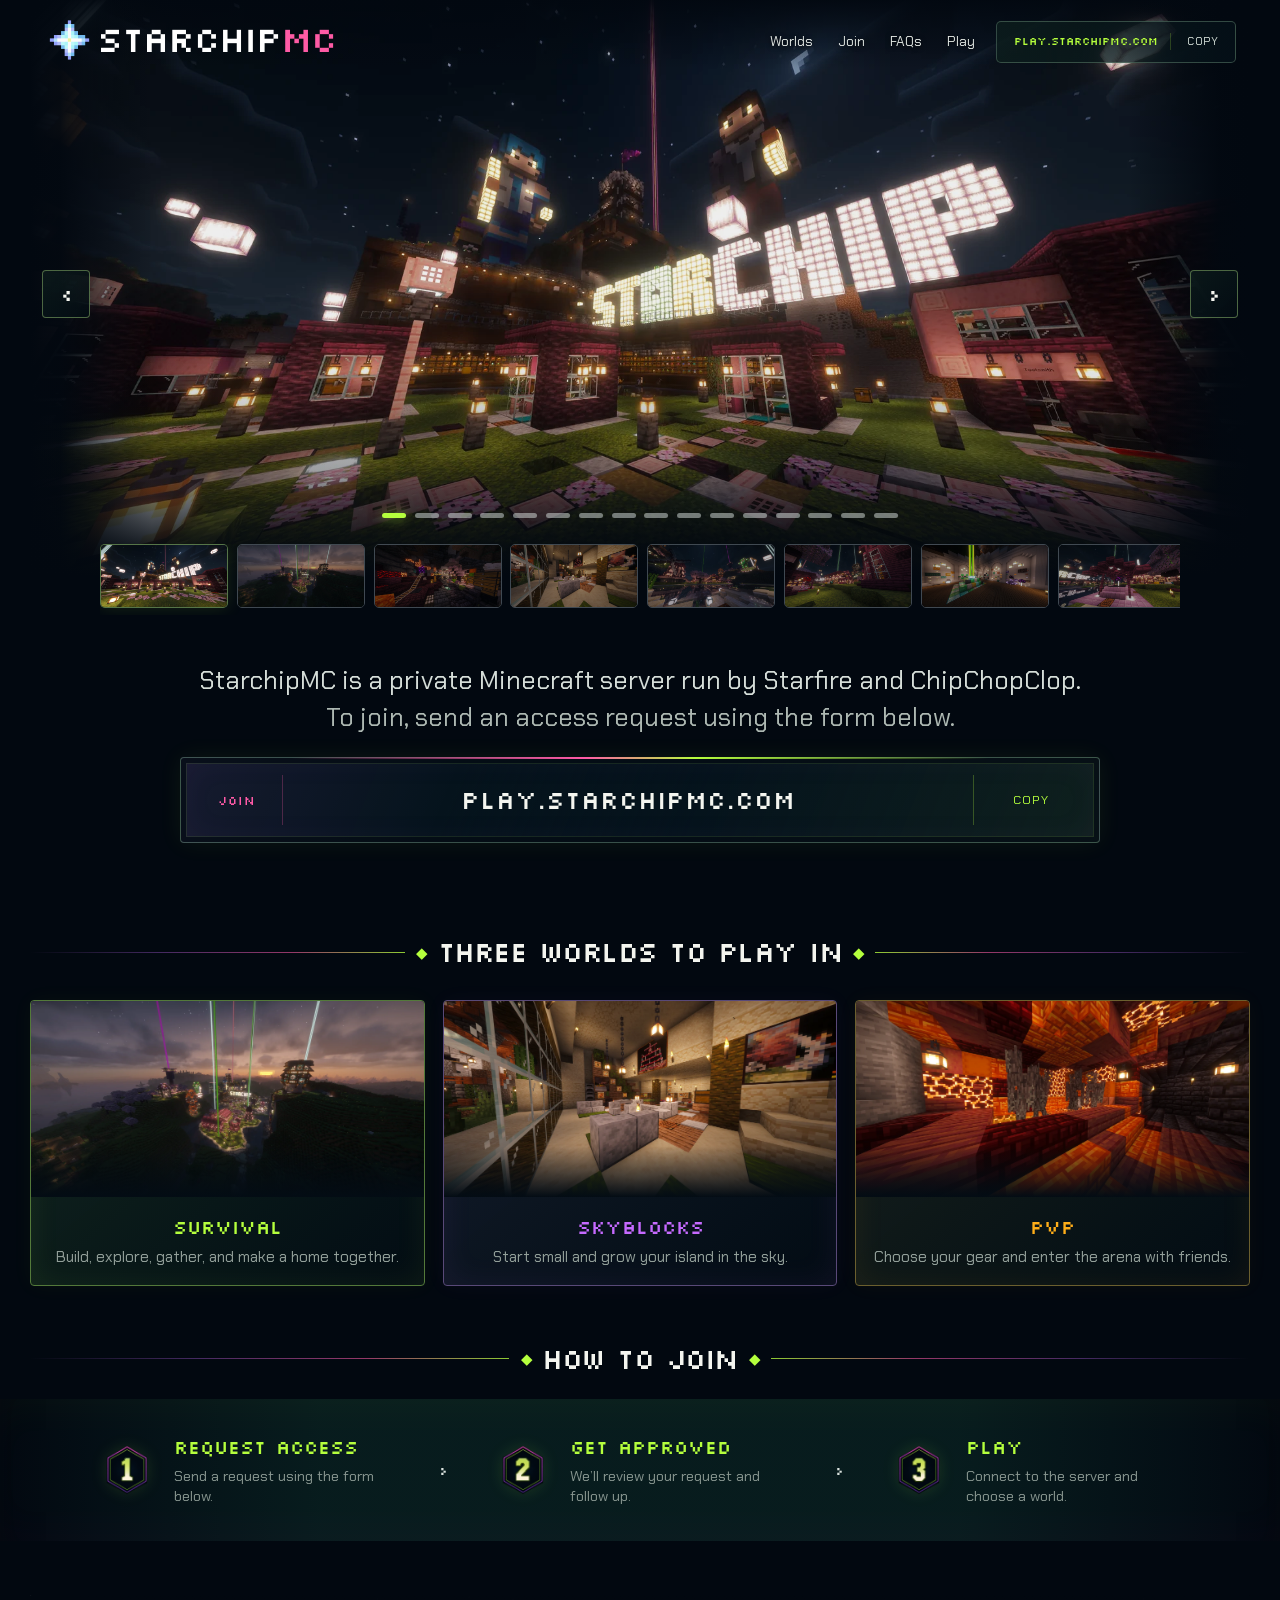
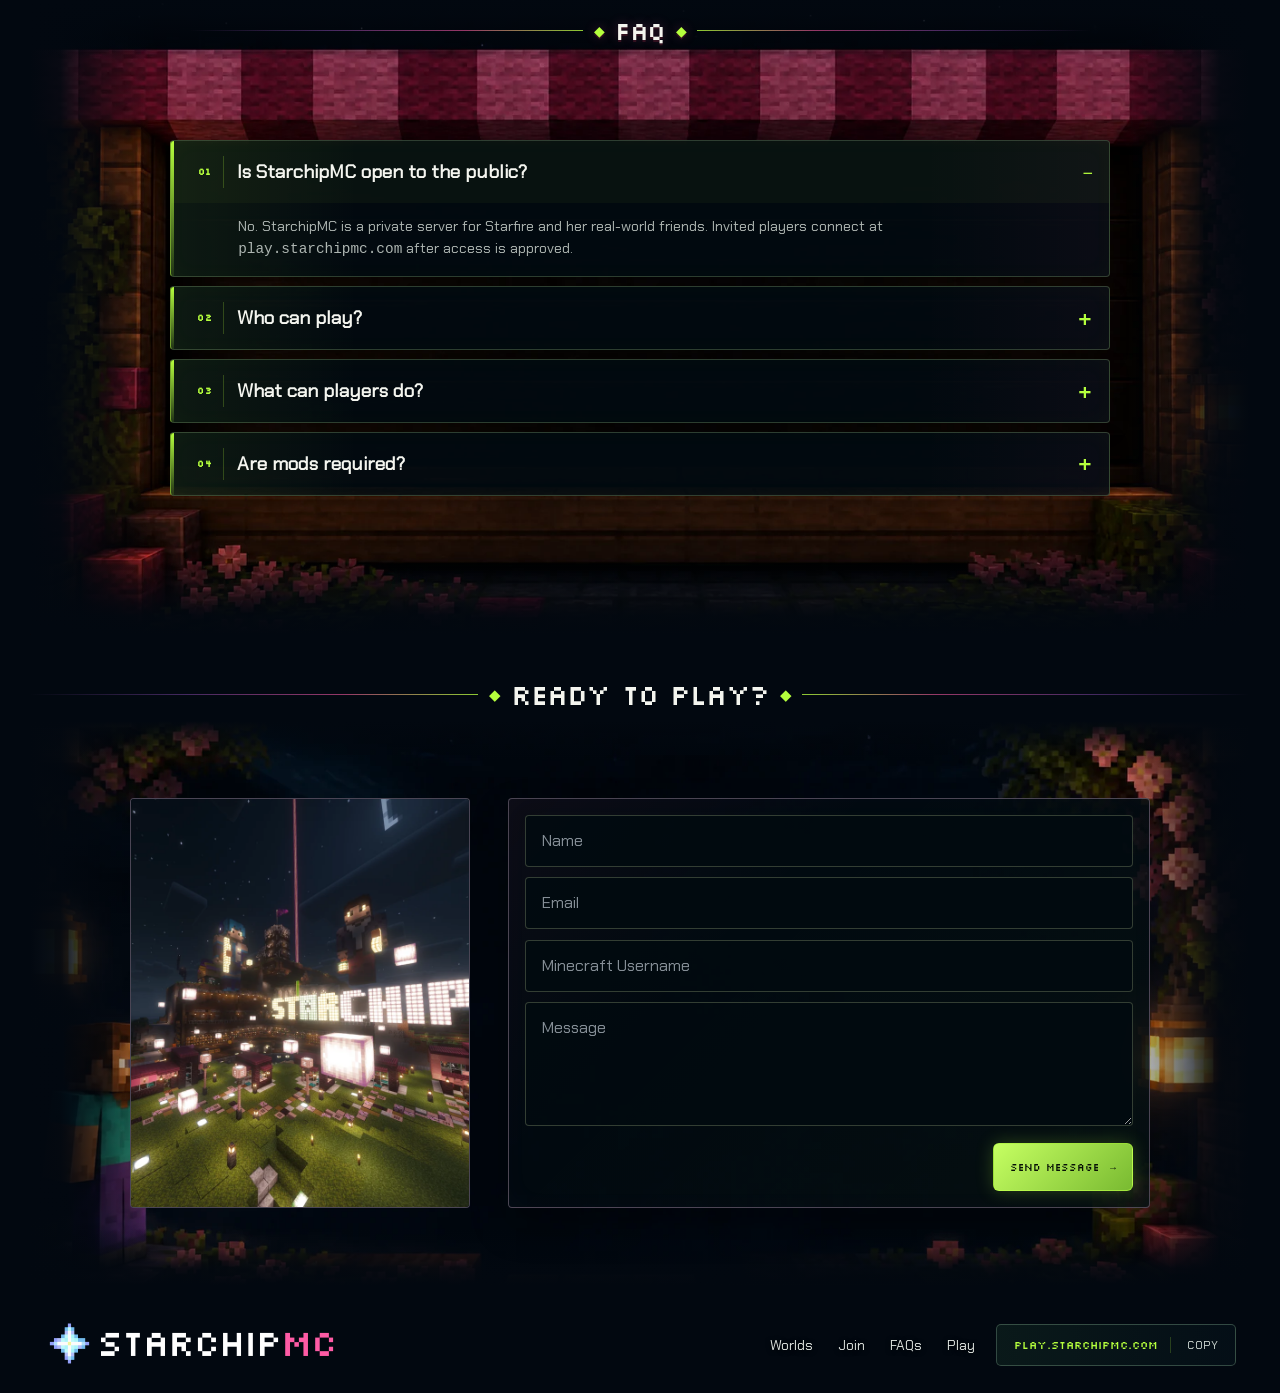
<file: index.html>
<!doctype html>
<html lang="en">
  <head>
    <meta charset="utf-8" />
    <meta name="viewport" content="width=device-width, initial-scale=1" />
    <meta name="theme-color" content="#020810" />
    <meta name="description" content="StarchipMC is a private Minecraft server for Starfire and her real-world friends." />
    <link rel="preload" href="assets/night-market-v2/fonts/Silkscreen-Regular.ttf" as="font" type="font/ttf" crossorigin />
    <link rel="preload" href="assets/night-market-v2/gallery/starchip-plaza.webp" as="image" type="image/webp" />
    <link rel="stylesheet" href="styles.css?v=starchipmc-logo-1" />
    <title>StarchipMC | Private Minecraft Server</title>
  </head>

  <body>
    <a class="skip" href="#content">Skip to content</a>

    <header class="topbar frame" data-topbar>
      <a class="wordmark" href="#top" aria-label="StarchipMC home">
        <img class="wordmark__logo" src="assets/night-market-v2/brand/starchipmc-logo.png" alt="" width="4694" height="800" />
      </a>

      <nav class="nav" id="primary-nav" aria-label="Primary navigation" data-nav>
        <a href="#worlds">Worlds</a>
        <a href="#access">Join</a>
        <a href="#parents">FAQs</a>
        <a href="#contact">Play</a>
      </nav>

      <button class="header-server" type="button" data-copy-server>
        <span>play.starchipmc.com</span><i data-copy-visible>Copy</i><b class="visually-hidden" data-copy-label>Copy server address</b>
      </button>
    </header>

    <main id="content">
      <section class="hero" id="top" aria-label="StarchipMC gallery and server address">
        <div class="carousel" aria-label="StarchipMC world gallery" aria-roledescription="carousel" data-carousel>
          <div class="carousel__stage">
            <div class="carousel__slide is-current" data-slide data-label="Starchip plaza">
              <img src="assets/night-market-v2/gallery/starchip-plaza.webp" alt="The illuminated Starchip plaza and character statues at night" width="1920" height="980" />
            </div>
            <div class="carousel__slide" data-slide data-label="Sunrise overlook" aria-hidden="true">
              <img src="assets/night-market-v2/gallery/sunrise-overlook.webp" alt="A wide sunrise view over the Starchip settlement and surrounding hills" width="1920" height="980" loading="lazy" />
            </div>
            <div class="carousel__slide" data-slide data-label="Nether workshop" aria-hidden="true">
              <img src="assets/night-market-v2/gallery/nether-workshop.webp" alt="A Nether-themed workshop with rails, chests, and a glowing portal" width="1920" height="980" loading="lazy" />
            </div>
            <div class="carousel__slide" data-slide data-label="Cozy interior" aria-hidden="true">
              <img src="assets/night-market-v2/gallery/cozy-interior.webp" alt="A warm Minecraft home interior with artwork and hanging lanterns" width="1920" height="980" loading="lazy" />
            </div>
            <div class="carousel__slide" data-slide data-label="Cherry waterfront" aria-hidden="true">
              <img src="assets/night-market-v2/gallery/cherry-waterfront.webp" alt="Cherry builds and the ChopsShop monument reflected across the water" width="1920" height="980" loading="lazy" />
            </div>
            <div class="carousel__slide" data-slide data-label="Market street" aria-hidden="true">
              <img src="assets/night-market-v2/gallery/market-street.webp" alt="A lantern-lit cherry market street and hillside builds at night" width="1920" height="980" loading="lazy" />
            </div>
            <div class="carousel__slide" data-slide data-label="Item gallery" aria-hidden="true">
              <img src="assets/night-market-v2/gallery/item-gallery.webp" alt="A bright museum hall displaying Minecraft blocks and items" width="1920" height="980" loading="lazy" />
            </div>
            <div class="carousel__slide" data-slide data-label="Portal plaza" aria-hidden="true">
              <img src="assets/night-market-v2/gallery/portal-plaza.webp" alt="A cherry-wood portal plaza beneath the Minecraft night sky" width="1920" height="980" loading="lazy" />
            </div>
            <div class="carousel__slide" data-slide data-label="PvP arena" aria-hidden="true">
              <img src="assets/night-market-v2/gallery/ember-interior.webp" alt="A firelit Minecraft Nether arena interior" width="1920" height="980" loading="lazy" />
            </div>
            <div class="carousel__slide" data-slide data-label="Deep Dark room" aria-hidden="true">
              <img src="assets/night-market-v2/gallery/deep-dark-room.webp" alt="A colorful room built with sculk blocks, vines, and a checkerboard floor" width="1920" height="980" loading="lazy" />
            </div>
            <div class="carousel__slide" data-slide data-label="Chops Shop" aria-hidden="true">
              <img src="assets/night-market-v2/gallery/chops-shop.webp" alt="The illuminated Chops Shop statue and storefront at night" width="1920" height="980" loading="lazy" />
            </div>
            <div class="carousel__slide" data-slide data-label="Sculk villager house" aria-hidden="true">
              <img src="assets/night-market-v2/gallery/sculk-villager-house.webp" alt="A compact sculk and honeycomb villager house at night" width="1920" height="980" loading="lazy" />
            </div>
            <div class="carousel__slide" data-slide data-label="Plaza overlook" aria-hidden="true">
              <img src="assets/night-market-v2/gallery/plaza-overlook.webp" alt="A wide nighttime overlook of the Starchip plaza and beacon lights" width="1920" height="980" loading="lazy" />
            </div>
            <div class="carousel__slide" data-slide data-label="Blossom tower sunrise" aria-hidden="true">
              <img src="assets/night-market-v2/gallery/blossom-tower-sunrise.webp" alt="A flower-covered white tower and cherry trees at sunrise" width="1920" height="980" loading="lazy" />
            </div>
            <div class="carousel__slide" data-slide data-label="Pink tower sunrise" aria-hidden="true">
              <img src="assets/night-market-v2/gallery/pink-tower-sunrise.webp" alt="A tall pink tower and hillside builds glowing at sunrise" width="1920" height="980" loading="lazy" />
            </div>
            <div class="carousel__slide" data-slide data-label="Sunrise statues overlook" aria-hidden="true">
              <img src="assets/night-market-v2/gallery/sunrise-statues-overlook.webp" alt="An elevated sunrise view across the Starchip statues and settlement" width="1920" height="980" loading="lazy" />
            </div>

            <button class="carousel__arrow carousel__arrow--back" type="button" data-carousel-back>
              <span aria-hidden="true">‹</span><span class="visually-hidden">Previous screenshot</span>
            </button>
            <button class="carousel__arrow carousel__arrow--next" type="button" data-carousel-next>
              <span aria-hidden="true">›</span><span class="visually-hidden">Next screenshot</span>
            </button>

            <div class="carousel__dots" aria-hidden="true">
              <i class="is-current" data-dot></i><i data-dot></i><i data-dot></i><i data-dot></i><i data-dot></i><i data-dot></i><i data-dot></i><i data-dot></i><i data-dot></i><i data-dot></i><i data-dot></i><i data-dot></i><i data-dot></i><i data-dot></i><i data-dot></i><i data-dot></i>
            </div>
          </div>

          <div class="carousel__thumbs frame" role="tablist" aria-label="Select a screenshot">
            <button class="is-current" type="button" role="tab" aria-selected="true" data-thumb data-index="0">
              <img src="assets/night-market-v2/gallery/starchip-plaza.webp" alt="" width="1920" height="980" /><span class="visually-hidden">Starchip plaza</span>
            </button>
            <button type="button" role="tab" aria-selected="false" data-thumb data-index="1">
              <img src="assets/night-market-v2/gallery/sunrise-overlook.webp" alt="" width="1920" height="980" loading="lazy" /><span class="visually-hidden">Sunrise overlook</span>
            </button>
            <button type="button" role="tab" aria-selected="false" data-thumb data-index="2">
              <img src="assets/night-market-v2/gallery/nether-workshop.webp" alt="" width="1920" height="980" loading="lazy" /><span class="visually-hidden">Nether workshop</span>
            </button>
            <button type="button" role="tab" aria-selected="false" data-thumb data-index="3">
              <img src="assets/night-market-v2/gallery/cozy-interior.webp" alt="" width="1920" height="980" loading="lazy" /><span class="visually-hidden">Cozy interior</span>
            </button>
            <button type="button" role="tab" aria-selected="false" data-thumb data-index="4">
              <img src="assets/night-market-v2/gallery/cherry-waterfront.webp" alt="" width="1920" height="980" loading="lazy" /><span class="visually-hidden">Cherry waterfront</span>
            </button>
            <button type="button" role="tab" aria-selected="false" data-thumb data-index="5">
              <img src="assets/night-market-v2/gallery/market-street.webp" alt="" width="1920" height="980" loading="lazy" /><span class="visually-hidden">Market street</span>
            </button>
            <button type="button" role="tab" aria-selected="false" data-thumb data-index="6">
              <img src="assets/night-market-v2/gallery/item-gallery.webp" alt="" width="1920" height="980" loading="lazy" /><span class="visually-hidden">Item gallery</span>
            </button>
            <button type="button" role="tab" aria-selected="false" data-thumb data-index="7">
              <img src="assets/night-market-v2/gallery/portal-plaza.webp" alt="" width="1920" height="980" loading="lazy" /><span class="visually-hidden">Portal plaza</span>
            </button>
            <button type="button" role="tab" aria-selected="false" data-thumb data-index="8">
              <img src="assets/night-market-v2/gallery/ember-interior.webp" alt="" width="1920" height="980" loading="lazy" /><span class="visually-hidden">PvP arena</span>
            </button>
            <button type="button" role="tab" aria-selected="false" data-thumb data-index="9">
              <img src="assets/night-market-v2/gallery/deep-dark-room.webp" alt="" width="1920" height="980" loading="lazy" /><span class="visually-hidden">Deep Dark room</span>
            </button>
            <button type="button" role="tab" aria-selected="false" data-thumb data-index="10">
              <img src="assets/night-market-v2/gallery/chops-shop.webp" alt="" width="1920" height="980" loading="lazy" /><span class="visually-hidden">Chops Shop</span>
            </button>
            <button type="button" role="tab" aria-selected="false" data-thumb data-index="11">
              <img src="assets/night-market-v2/gallery/sculk-villager-house.webp" alt="" width="1920" height="980" loading="lazy" /><span class="visually-hidden">Sculk villager house</span>
            </button>
            <button type="button" role="tab" aria-selected="false" data-thumb data-index="12">
              <img src="assets/night-market-v2/gallery/plaza-overlook.webp" alt="" width="1920" height="980" loading="lazy" /><span class="visually-hidden">Plaza overlook</span>
            </button>
            <button type="button" role="tab" aria-selected="false" data-thumb data-index="13">
              <img src="assets/night-market-v2/gallery/blossom-tower-sunrise.webp" alt="" width="1920" height="980" loading="lazy" /><span class="visually-hidden">Blossom tower sunrise</span>
            </button>
            <button type="button" role="tab" aria-selected="false" data-thumb data-index="14">
              <img src="assets/night-market-v2/gallery/pink-tower-sunrise.webp" alt="" width="1920" height="980" loading="lazy" /><span class="visually-hidden">Pink tower sunrise</span>
            </button>
            <button type="button" role="tab" aria-selected="false" data-thumb data-index="15">
              <img src="assets/night-market-v2/gallery/sunrise-statues-overlook.webp" alt="" width="1920" height="980" loading="lazy" /><span class="visually-hidden">Sunrise statues overlook</span>
            </button>
          </div>

          <p class="visually-hidden" aria-live="polite" data-carousel-status>Starchip plaza</p>
        </div>

        <div class="hero__copy frame">
          <h1 class="visually-hidden">StarchipMC</h1>
          <p class="hero__callout"><span class="hero__primary">StarchipMC is a private Minecraft server run by Starfire and ChipChopClop.</span><br /><span class="hero__secondary">To join, send an access request using the form below.</span></p>
          <button class="server" type="button" data-copy-server>
            <span class="server__eyebrow">Join</span>
            <code>play.starchipmc.com</code>
            <span class="server__copy" data-copy-visible>Copy</span>
            <span class="visually-hidden" data-copy-label>Copy server address</span>
          </button>
        </div>
      </section>

      <section class="worlds frame" id="worlds" aria-labelledby="worlds-title">
        <h2 class="section-title" id="worlds-title"><span>◆</span> Three worlds to play in <span>◆</span></h2>
        <div class="worlds__grid">
          <article class="world world--survival">
            <div class="world__image">
              <img src="assets/night-market-v2/gallery/sunrise-overlook.webp" alt="A wide sunrise view over the survival settlement" width="1920" height="980" loading="lazy" />
            </div>
            <div class="world__label"><h3>Survival</h3><p>Build, explore, gather, and make a home together.</p></div>
          </article>
          <article class="world world--skyblocks">
            <div class="world__image">
              <img src="assets/night-market-v2/gallery/cozy-interior.webp" alt="A warm Minecraft interior used as the temporary Skyblocks image" width="1920" height="980" loading="lazy" />
            </div>
            <div class="world__label"><h3>Skyblocks</h3><p>Start small and grow your island in the sky.</p></div>
          </article>
          <article class="world world--pvp">
            <div class="world__image">
              <img src="assets/night-market-v2/gallery/ember-interior.webp" alt="A firelit Minecraft Nether interior" width="1920" height="980" loading="lazy" />
            </div>
            <div class="world__label"><h3>PvP</h3><p>Choose your gear and enter the arena with friends.</p></div>
          </article>
        </div>
      </section>

      <section class="access" id="access" aria-labelledby="access-title">
        <h2 class="section-title" id="access-title"><span>◆</span> How to Join <span>◆</span></h2>
        <div class="access__slice">
          <ol class="access__track frame">
            <li><img class="access__number" src="assets/night-market-v2/access-badges/access-step-1.webp?v=hex-1" alt="Step 1" width="256" height="256" loading="lazy" /><div><strong>Request Access</strong><p>Send a request using the form below.</p></div></li>
            <li><img class="access__number" src="assets/night-market-v2/access-badges/access-step-2.webp?v=hex-1" alt="Step 2" width="256" height="256" loading="lazy" /><div><strong>Get Approved</strong><p>We’ll review your request and follow up.</p></div></li>
            <li><img class="access__number" src="assets/night-market-v2/access-badges/access-step-3.webp?v=hex-1" alt="Step 3" width="256" height="256" loading="lazy" /><div><strong>Play</strong><p>Connect to the server and choose a world.</p></div></li>
          </ol>
        </div>
      </section>

      <section class="briefing frame" id="parents" aria-labelledby="parents-title">
        <img class="briefing__scene" src="assets/night-market-v2/scenes/parent-briefing.webp" alt="" width="1920" height="800" loading="lazy" />
        <h2 class="section-title" id="parents-title"><span>◆</span> FAQ <span>◆</span></h2>
        <div class="briefing__rows" data-accordion>
          <article>
            <h3><button type="button" aria-expanded="true" aria-controls="answer-public" data-accordion-button><span><i aria-hidden="true">01</i>Is StarchipMC open to the public?</span><b aria-hidden="true">−</b></button></h3>
            <div id="answer-public" class="briefing__answer"><p>No. StarchipMC is a private server for Starfire and her real-world friends. Invited players connect at <code>play.starchipmc.com</code> after access is approved.</p></div>
          </article>
          <article>
            <h3><button type="button" aria-expanded="false" aria-controls="answer-who" data-accordion-button><span><i aria-hidden="true">02</i>Who can play?</span><b aria-hidden="true">+</b></button></h3>
            <div id="answer-who" class="briefing__answer" hidden><p>Starfire and friends who know the group in real life. Access is shared directly rather than through public registration.</p></div>
          </article>
          <article>
            <h3><button type="button" aria-expanded="false" aria-controls="answer-activities" data-accordion-button><span><i aria-hidden="true">03</i>What can players do?</span><b aria-hidden="true">+</b></button></h3>
            <div id="answer-activities" class="briefing__answer" hidden><p>Friends meet in the floating Lobby, then choose Survival, Skyblocks, or the PvP Arena.</p></div>
          </article>
          <article>
            <h3><button type="button" aria-expanded="false" aria-controls="answer-mods" data-accordion-button><span><i aria-hidden="true">04</i>Are mods required?</span><b aria-hidden="true">+</b></button></h3>
            <div id="answer-mods" class="briefing__answer" hidden><p>No custom modpack or required resource pack is currently needed.</p></div>
          </article>
        </div>
      </section>

      <section class="join frame" id="contact" aria-labelledby="contact-title">
        <h2 class="section-title" id="contact-title"><span>◆</span> Ready to play? <span>◆</span></h2>
        <div class="join__scene">
          <img src="assets/night-market-v2/scenes/ready-to-join.webp" alt="" width="1920" height="800" loading="lazy" />
          <div class="join__layout">
            <div class="join__placeholder">
              <img class="join__snapshot" src="assets/night-market-v2/contact/starchip-snapshot.webp" alt="The illuminated Starchip plaza and character statues at night" width="900" height="900" loading="lazy" />
            </div>
            <form class="join__form" action="https://formsubmit.co/tim.mahan@pm.me" method="post">
              <label><span class="visually-hidden">Name</span><input name="name" autocomplete="name" placeholder="Name" required /></label>
              <label><span class="visually-hidden">Email</span><input name="email" type="email" autocomplete="email" placeholder="Email" required /></label>
              <label><span class="visually-hidden">Minecraft Username</span><input name="minecraft_username" type="text" autocomplete="username" autocapitalize="none" spellcheck="false" placeholder="Minecraft Username" /></label>
              <label class="join__message"><span class="visually-hidden">Message</span><textarea name="message" rows="4" placeholder="Message" required></textarea></label>
              <button class="join__submit" type="submit">Send message <span aria-hidden="true">→</span></button>
              <label class="honeypot" aria-hidden="true">Leave empty<input name="_honey" tabindex="-1" autocomplete="off" /></label>
              <input type="hidden" name="_subject" value="New StarchipMC message" />
              <input type="hidden" name="_template" value="table" />
            </form>
          </div>
        </div>
      </section>
    </main>

    <footer class="footer frame">
      <a class="wordmark" href="#top" aria-label="StarchipMC home, back to the top"><img class="wordmark__logo" src="assets/night-market-v2/brand/starchipmc-logo.png" alt="" width="4694" height="800" /></a>
      <nav aria-label="Footer navigation"><a href="#worlds">Worlds</a><a href="#access">Join</a><a href="#parents">FAQs</a><a href="#contact">Play</a></nav>
      <button class="header-server" type="button" data-copy-server><span>play.starchipmc.com</span><i data-copy-visible>Copy</i><b class="visually-hidden" data-copy-label>Copy server address</b></button>
    </footer>

    <script src="script.js?v=night-market-v2-layout-16" defer></script>
  </body>
</html>
</file>
<file: styles.css>
@font-face {
  font-family: "Night Pixel";
  src: url("assets/night-market-v2/fonts/Silkscreen-Regular.ttf") format("truetype");
  font-display: swap;
}

@font-face {
  font-family: "Night Sans";
  src: url("assets/night-market-v2/fonts/ChakraPetch-Regular.ttf") format("truetype");
  font-display: swap;
}

:root {
  color-scheme: dark;
  --night: #020810;
  --night-blue: #04111c;
  --panel: #07141e;
  --line: #263139;
  --white: #f4f5ef;
  --muted: #8c969d;
  --lime: #b5ff3d;
  --pink: #ff5aa7;
  --violet: #c66aff;
  --amber: #ffae19;
  --panel-border: rgba(154, 132, 157, 0.48);
  --panel-radius: 4px;
  --frame: 1220px;
  --pixel: "Night Pixel", monospace;
  --sans: "Night Sans", system-ui, sans-serif;
}

*,
*::before,
*::after {
  box-sizing: border-box;
}

html {
  scroll-behavior: smooth;
  scroll-padding-top: 6rem;
  background: var(--night);
}

body {
  min-width: 320px;
  margin: 0;
  overflow-x: hidden;
  color: var(--white);
  background: var(--night);
  font-family: var(--sans);
  line-height: 1.5;
}

body::before {
  display: none;
}

button,
input,
textarea {
  font: inherit;
}

button,
a {
  -webkit-tap-highlight-color: transparent;
}

a {
  color: inherit;
  text-decoration: none;
}

img {
  display: block;
  max-width: 100%;
}

:focus-visible {
  outline: 3px solid var(--lime);
  outline-offset: 4px;
}

.frame {
  width: min(calc(100% - 24px), var(--frame));
  margin-inline: auto;
}

.visually-hidden {
  position: absolute !important;
  width: 1px !important;
  height: 1px !important;
  padding: 0 !important;
  margin: -1px !important;
  overflow: hidden !important;
  clip: rect(0 0 0 0) !important;
  white-space: nowrap !important;
  border: 0 !important;
}

.skip {
  position: fixed;
  z-index: 100;
  top: 0.75rem;
  left: 0.75rem;
  padding: 0.6rem 0.85rem;
  transform: translateY(-150%);
  color: #071006;
  background: var(--lime);
  font-family: var(--pixel);
  font-size: 0.62rem;
}

.skip:focus {
  transform: none;
}

.topbar,
.footer {
  display: flex;
  min-height: 70px;
  padding: 0.65rem 0.9rem;
  align-items: center;
  gap: 1.3rem;
  border: 0;
  border-radius: 0;
  background: transparent;
  box-shadow: none;
}

.topbar {
  position: absolute;
  z-index: 30;
  top: 0;
  left: 50%;
  margin-top: 0;
  padding-top: 1rem;
  transform: translateX(-50%);
}

.wordmark {
  display: inline-flex;
  width: 300px;
  max-width: 100%;
  min-width: 0;
  align-items: center;
}

.wordmark__logo {
  width: 100%;
  height: auto;
}

.nav,
.footer nav {
  display: flex;
  margin-left: auto;
  align-items: center;
  gap: clamp(0.6rem, 2vw, 1.55rem);
}

.nav a,
.footer nav a {
  color: #e0e5e1;
  font-size: 0.86rem;
  text-shadow: 0 1px 5px rgba(0, 0, 0, 0.9);
  white-space: nowrap;
}

.nav a:hover,
.footer nav a:hover {
  color: var(--lime);
}

.header-server {
  display: inline-flex;
  min-height: 42px;
  min-width: 240px;
  padding: 0.55rem 0.65rem 0.55rem 0.85rem;
  align-items: center;
  justify-content: space-between;
  gap: 0.55rem;
  border: 1px solid rgba(115, 153, 126, 0.42);
  border-radius: 5px;
  color: var(--lime);
  background: linear-gradient(90deg, rgba(13, 31, 29, 0.74), rgba(5, 17, 25, 0.78));
  font-family: var(--pixel);
  font-size: 0.56rem;
  white-space: nowrap;
  cursor: pointer;
}

.header-server i {
  min-width: 54px;
  padding-left: 0.65rem;
  border-left: 1px solid rgba(181, 255, 61, 0.2);
  color: #dce6df;
  font-family: var(--sans);
  font-size: 0.68rem;
  font-style: normal;
  letter-spacing: 0.08em;
  text-align: center;
  text-transform: uppercase;
}

.header-server > span {
  flex: 1;
  font-size: 0.68rem;
  text-align: center;
}

.header-server.is-copied {
  border-color: rgba(181, 255, 61, 0.62);
  background: rgba(27, 55, 29, 0.72);
}

.nav-toggle {
  display: none;
}

.hero {
  margin-top: 0;
}

.carousel__stage {
  position: relative;
  width: 100%;
  height: clamp(390px, 45vw, 650px);
  overflow: hidden;
  background: var(--night);
}

.carousel__stage::before,
.carousel__stage::after {
  position: absolute;
  z-index: 4;
  content: "";
  pointer-events: none;
}

.carousel__stage::before {
  top: 0;
  bottom: 0;
  left: 50%;
  width: min(calc(100% - 24px), var(--frame));
  transform: translateX(-50%);
  background:
    linear-gradient(90deg, var(--night) 0%, rgba(2, 8, 16, 0.96) 2.5%, transparent 10%, transparent 90%, rgba(2, 8, 16, 0.96) 97.5%, var(--night) 100%),
    linear-gradient(180deg, rgba(2, 8, 16, 0.94) 0%, transparent 12%, transparent 100%);
}

.carousel__stage::after {
  bottom: 0;
  left: 50%;
  width: min(calc(100% - 24px), var(--frame));
  height: 38%;
  transform: translateX(-50%);
  background: linear-gradient(180deg, transparent 0%, rgba(2, 8, 16, 0.34) 52%, rgba(2, 8, 16, 0.9) 86%, var(--night) 100%);
}

.carousel__slide {
  position: absolute;
  top: 0;
  bottom: 0;
  left: 50%;
  width: min(calc(100% - 24px), var(--frame));
  overflow: hidden;
  transform: translateX(-50%);
  opacity: 0;
  visibility: hidden;
  transition: opacity 700ms ease, visibility 0s linear 700ms;
}

.carousel__slide.is-current {
  opacity: 1;
  visibility: visible;
  transition-delay: 0s;
}

.carousel__slide img {
  width: 100%;
  height: 100%;
  object-fit: cover;
  object-position: center 48%;
  filter: brightness(0.92) saturate(1.04) contrast(1.03);
  transform: scale(1.025);
}

.carousel__arrow {
  position: absolute;
  z-index: 7;
  top: 51%;
  display: grid;
  width: 48px;
  height: 48px;
  padding: 0;
  place-items: center;
  transform: translateY(-50%);
  border: 1px solid rgba(128, 167, 101, 0.58);
  border-radius: 4px;
  color: var(--white);
  background: linear-gradient(135deg, rgba(12, 27, 27, 0.82), rgba(3, 12, 19, 0.9));
  font-family: var(--pixel);
  font-size: 1.6rem;
  cursor: pointer;
}

.carousel__arrow:hover {
  color: #061006;
  background: var(--lime);
}

.carousel__arrow--back { left: max(18px, calc((100vw - var(--frame)) / 2 + 12px)); }
.carousel__arrow--next { right: max(18px, calc((100vw - var(--frame)) / 2 + 12px)); }

.carousel__dots {
  position: absolute;
  z-index: 7;
  bottom: 3.6rem;
  left: 50%;
  display: flex;
  gap: 0.55rem;
  transform: translateX(-50%);
}

.carousel__dots i {
  display: block;
  width: 24px;
  height: 5px;
  border-radius: 99px;
  background: rgba(220, 228, 225, 0.5);
}

.carousel__dots i.is-current {
  background: var(--lime);
  box-shadow: 0 0 12px rgba(181, 255, 61, 0.55);
}

.carousel__thumbs {
  position: relative;
  z-index: 8;
  display: grid;
  margin-top: -2rem;
  width: min(calc(100% - 24px), 1080px);
  padding-bottom: 0.45rem;
  grid-template-columns: none;
  grid-auto-columns: 128px;
  grid-auto-flow: column;
  gap: 0.55rem;
  overflow-x: auto;
  overscroll-behavior-inline: contain;
  scroll-snap-type: inline proximity;
  scrollbar-color: rgba(181, 255, 61, 0.45) rgba(7, 20, 30, 0.8);
  scrollbar-width: thin;
}

.carousel__thumbs button {
  aspect-ratio: 2 / 1;
  padding: 0;
  overflow: hidden;
  border: 1px solid #57616a;
  border-radius: 5px;
  background: #030b12;
  cursor: pointer;
  opacity: 0.72;
  scroll-snap-align: center;
}

.carousel__thumbs button:hover,
.carousel__thumbs button.is-current {
  border-color: rgba(119, 158, 93, 0.72);
  box-shadow: 0 0 18px rgba(181, 255, 61, 0.12);
  opacity: 1;
}

.carousel__thumbs img {
  width: 100%;
  height: 100%;
  object-fit: cover;
}

.hero__copy {
  display: grid;
  padding-top: clamp(1.8rem, 4vw, 3rem);
  justify-items: center;
}

.section-title,
.briefing h2 {
  margin: 0;
  font-family: var(--pixel);
  font-weight: 400;
  letter-spacing: -0.055em;
  text-align: center;
  text-transform: uppercase;
}

.hero__callout {
  width: min(100%, 1080px);
  margin: 0;
  color: #d6ded9;
  font-size: clamp(1.3rem, 2.15vw, 1.6rem);
  line-height: 1.42;
  text-align: center;
}

.hero__primary { display: inline-block; color: #d6ded9; white-space: nowrap; }
.hero__secondary { color: #adb8b2; }

.server {
  position: relative;
  display: grid;
  width: min(100%, 920px);
  min-height: 86px;
  margin-top: 1.35rem;
  padding: 0.55rem 0.65rem;
  grid-template-columns: 92px minmax(0, 1fr) 116px;
  align-items: center;
  border: 1px solid rgba(112, 147, 124, 0.48);
  border-radius: var(--panel-radius);
  color: var(--white);
  background:
    linear-gradient(112deg, rgba(198, 106, 255, 0.085), transparent 30%, rgba(5, 19, 28, 0.98) 56%, rgba(181, 255, 61, 0.055)),
    #05131c;
  box-shadow:
    inset 0 0 0 5px rgba(3, 12, 18, 0.74),
    inset 0 0 34px rgba(172, 75, 181, 0.065),
    0 0 24px rgba(181, 255, 61, 0.065);
  cursor: pointer;
}

.server::before,
.server::after {
  position: absolute;
  content: "";
  pointer-events: none;
}

.server::before {
  z-index: 1;
  top: -1px;
  right: 12%;
  left: 12%;
  height: 2px;
  background: linear-gradient(90deg, transparent, var(--pink) 42%, var(--lime) 58%, transparent);
}

.server::after { inset: 5px; border: 1px solid rgba(181, 255, 61, 0.09); }

.server__eyebrow {
  position: relative;
  z-index: 2;
  display: grid;
  min-height: 50px;
  place-items: center;
  border-right: 1px solid rgba(255, 90, 167, 0.26);
  color: var(--pink);
  font-family: var(--pixel);
  font-size: 0.72rem;
  letter-spacing: 0.08em;
  text-transform: uppercase;
}

.server code {
  position: relative;
  z-index: 2;
  overflow: hidden;
  font-family: var(--pixel);
  font-size: clamp(1rem, 2.5vw, 1.58rem);
  text-align: center;
  text-overflow: ellipsis;
  white-space: nowrap;
}

.server__copy {
  position: relative;
  z-index: 2;
  display: grid;
  min-height: 50px;
  padding: 0.55rem 0.7rem;
  place-items: center;
  border: 0;
  border-left: 1px solid rgba(181, 255, 61, 0.26);
  border-radius: 0;
  color: var(--lime);
  background: transparent;
  font-size: 0.76rem;
  letter-spacing: 0.08em;
  text-transform: uppercase;
}

.server.is-copied .server__copy {
  color: #071006;
  border-radius: 3px;
  background: var(--lime);
}

.worlds {
  padding-top: clamp(3rem, 7vw, 5.5rem);
}

.section-title {
  display: flex;
  align-items: center;
  gap: 0.7rem;
  color: var(--white);
  font-size: clamp(1.12rem, 2.7vw, 1.72rem);
}

.section-title::before,
.section-title::after {
  min-width: 24px;
  height: 1px;
  flex: 1;
  content: "";
}

.section-title::before {
  background: linear-gradient(90deg, transparent, rgba(198, 106, 255, 0.34) 35%, rgba(255, 90, 167, 0.58) 70%, rgba(181, 255, 61, 0.78));
}

.section-title::after {
  background: linear-gradient(90deg, rgba(181, 255, 61, 0.78), rgba(255, 90, 167, 0.58) 30%, rgba(198, 106, 255, 0.34) 65%, transparent);
}

.section-title span,
.briefing h2 span {
  margin-inline: 0;
  color: var(--lime);
  font-size: 0.55em;
  vertical-align: 0.18em;
}

.worlds__grid {
  display: grid;
  margin-top: 1.7rem;
  grid-template-columns: repeat(3, minmax(0, 1fr));
  gap: 1.1rem;
}

.world {
  --accent: var(--lime);
  position: relative;
  overflow: hidden;
  border: 1px solid color-mix(in srgb, var(--accent) 32%, #253a38);
  border-radius: var(--panel-radius);
  background:
    linear-gradient(140deg, color-mix(in srgb, var(--accent) 7%, rgba(8, 24, 28, 0.96)), rgba(3, 12, 20, 0.98));
  box-shadow:
    inset 0 0 32px color-mix(in srgb, var(--accent) 7%, transparent),
    0 0 22px color-mix(in srgb, var(--accent) 4%, transparent);
}

.world::before,
.world::after {
  display: none;
}
.world--skyblocks { --accent: var(--violet); }
.world--pvp { --accent: var(--amber); }

.world__image {
  position: relative;
  aspect-ratio: 2 / 1;
  overflow: hidden;
}

.world__image::after {
  position: absolute;
  inset: auto 0 0;
  height: 26%;
  background: linear-gradient(transparent, #030c14);
  content: "";
}

.world__image img {
  width: 100%;
  height: 100%;
  object-fit: cover;
  transition: transform 300ms ease;
}

.world:hover .world__image img { transform: scale(1.025); }

.world__label {
  display: grid;
  min-height: 88px;
  padding: 0.75rem 0.9rem 0.85rem;
  align-content: center;
  color: var(--accent);
  text-align: center;
}

.world__label h3 {
  margin: 0;
  font-family: var(--pixel);
  font-size: clamp(1rem, 1.8vw, 1.2rem);
  font-weight: 400;
  text-transform: uppercase;
}

.world__label p {
  margin: 0.3rem 0 0;
  color: #929f99;
  font-size: 0.96rem;
  line-height: 1.35;
}

.access {
  padding-top: clamp(2rem, 5vw, 3.2rem);
}

.access > .section-title {
  width: min(calc(100% - 24px), var(--frame));
  margin: 0 auto 1.25rem;
}

.access__slice {
  width: 100%;
  background:
    linear-gradient(90deg, transparent 0%, rgba(6, 22, 27, 0.5) 8%, rgba(8, 30, 31, 0.9) 25%, rgba(8, 30, 31, 0.9) 75%, rgba(6, 22, 27, 0.5) 92%, transparent 100%);
  box-shadow: inset 0 18px 32px rgba(181, 255, 61, 0.018), inset 0 -18px 32px rgba(255, 90, 167, 0.014);
}

.access__track {
  position: relative;
  display: grid;
  min-height: 142px;
  margin: 0 auto;
  padding: 0.75rem 1rem;
  grid-template-columns: repeat(3, 1fr);
  border: 0;
  background: transparent;
  box-shadow: none;
  list-style: none;
}

.access__track::before,
.access__track::after {
  display: none;
}

.access__track li {
  position: relative;
  display: flex;
  align-items: center;
  justify-content: center;
  gap: 1.15rem;
}

.access__track li + li::before {
  position: absolute;
  left: -0.2rem;
  color: #dbe3df;
  font-family: var(--pixel);
  font-size: 1.1rem;
  content: "›";
}

.access__track strong {
  color: var(--lime);
  font-family: var(--pixel);
  font-size: clamp(0.92rem, 1.8vw, 1.18rem);
  font-weight: 400;
  text-transform: uppercase;
}

.access__track li > div {
  max-width: 13.5rem;
}

.access__track p {
  margin: 0.35rem 0 0;
  color: #87958f;
  font-size: 0.92rem;
  line-height: 1.35;
}

.access__number {
  width: 58px;
  height: 58px;
  flex: 0 0 auto;
  object-fit: contain;
  filter: drop-shadow(0 0 8px rgba(181, 255, 61, 0.12));
}

.briefing {
  position: relative;
  width: min(calc(100% - 24px), var(--frame));
  max-width: var(--frame);
  min-height: 640px;
  margin-top: clamp(2rem, 5vw, 3.4rem);
  overflow: hidden;
  border-radius: 2px;
  isolation: isolate;
}

.briefing__scene {
  position: absolute;
  z-index: 0;
  inset: 0;
  width: 100%;
  height: 100%;
  object-fit: cover;
}

.briefing::before,
.briefing::after {
  position: absolute;
  z-index: 1;
  inset: 0;
  content: "";
  pointer-events: none;
}

.briefing::before {
  background: linear-gradient(90deg, var(--night) 0%, rgba(2, 8, 16, 0.96) 2.5%, transparent 10%, transparent 90%, rgba(2, 8, 16, 0.96) 97.5%, var(--night) 100%);
}

.briefing::after {
  background: linear-gradient(180deg, var(--night) 0%, rgba(2, 8, 16, 0.92) 3%, transparent 10%, transparent 88%, rgba(2, 8, 16, 0.94) 97%, var(--night) 100%);
}

.briefing h2 {
  position: absolute;
  z-index: 3;
  top: 17px;
  right: 13%;
  left: 13%;
  color: var(--white);
  font-size: clamp(1rem, 2.4vw, 1.55rem);
  text-shadow: 0 2px 0 #32101f, 0 0 12px rgba(255, 90, 167, 0.28);
}

.briefing h2 span { color: var(--lime); }

.briefing__rows {
  position: absolute;
  top: 145px;
  z-index: 3;
  right: auto;
  left: 50%;
  display: grid;
  width: min(calc(100% - 24px), 940px);
  gap: 0.55rem;
  transform: translateX(-50%);
  border: 0;
  background: transparent;
  box-shadow: none;
}

.briefing__rows article {
  position: relative;
  overflow: hidden;
  border: 1px solid rgba(119, 150, 104, 0.38);
  border-left-color: rgba(181, 255, 61, 0.62);
  border-radius: var(--panel-radius);
  background:
    linear-gradient(90deg, rgba(181, 255, 61, 0.07), transparent 20%, transparent 80%, rgba(255, 90, 167, 0.035)),
    rgba(2, 11, 17, 0.9);
  box-shadow: inset 0 0 22px rgba(181, 255, 61, 0.025), 0 8px 20px rgba(0, 0, 0, 0.2);
}

.briefing__rows article::before {
  position: absolute;
  top: 0;
  bottom: 0;
  left: 0;
  width: 3px;
  background: linear-gradient(var(--lime), rgba(181, 255, 61, 0.1));
  content: "";
}

.briefing__rows article + article { border-top: 1px solid rgba(119, 150, 104, 0.38); }
.briefing__rows h3 { margin: 0; }

.briefing__rows button {
  display: flex;
  width: 100%;
  min-height: 62px;
  padding: 0.75rem 1rem;
  align-items: center;
  justify-content: space-between;
  gap: 1rem;
  border: 0;
  color: var(--white);
  background: transparent;
  cursor: pointer;
}

.briefing__rows button > span {
  display: flex;
  align-items: center;
  gap: 0.85rem;
}

.briefing__rows button > span > i {
  display: grid;
  width: 2.3rem;
  min-height: 2rem;
  place-items: center;
  border-right: 1px solid rgba(181, 255, 61, 0.22);
  color: var(--lime);
  font-family: var(--pixel);
  font-size: 0.58rem;
  font-style: normal;
  letter-spacing: 0.06em;
}

.briefing__rows button[aria-expanded="true"] {
  background: rgba(181, 255, 61, 0.035);
}

.briefing__rows button > b {
  color: var(--lime);
  font-family: var(--pixel);
  font-size: 1.1rem;
  font-weight: 400;
}

.briefing__answer {
  padding: 0.8rem 1.2rem 1rem 4.2rem;
  color: #aeb6b2;
  font-size: 0.9rem;
}

.briefing__answer p { max-width: 48rem; margin: 0; }

.join {
  width: min(calc(100% - 24px), var(--frame));
  max-width: var(--frame);
  padding-top: clamp(1.5rem, 3vw, 2.4rem);
}

.join__scene {
  position: relative;
  min-height: 0;
  margin-top: 0.4rem;
  padding: clamp(3rem, 6vw, 5rem) clamp(1.5rem, 5vw, 4rem);
  overflow: hidden;
}

.join__scene::before {
  position: absolute;
  z-index: 1;
  inset: 0;
  background: linear-gradient(90deg, var(--night) 0%, rgba(2, 8, 16, 0.96) 2.5%, transparent 10%, transparent 90%, rgba(2, 8, 16, 0.96) 97.5%, var(--night) 100%);
  content: "";
  pointer-events: none;
}

.join__scene::after {
  position: absolute;
  z-index: 1;
  inset: 0;
  background: linear-gradient(180deg, var(--night) 0%, transparent 7%, transparent 90%, rgba(2, 8, 16, 0.92) 97%, var(--night) 100%);
  content: "";
  pointer-events: none;
}

.join__scene > img {
  position: absolute;
  inset: 0;
  width: 100%;
  height: 100%;
  object-fit: cover;
}

.join__layout {
  position: relative;
  z-index: 2;
  display: grid;
  width: min(100%, 1020px);
  margin-inline: auto;
  grid-template-columns: minmax(280px, 340px) minmax(0, 1fr);
  align-items: stretch;
  gap: clamp(1rem, 3vw, 2.5rem);
}

.join__placeholder {
  display: grid;
  width: 100%;
  max-width: 340px;
  height: 100%;
  min-height: 100%;
  margin: 0 auto;
  overflow: hidden;
  place-items: center;
  border: 1px solid var(--panel-border);
  border-radius: var(--panel-radius);
  background: rgba(3, 13, 20, 0.92);
  box-shadow: inset 0 0 28px rgba(255, 90, 167, 0.035);
}

.join__snapshot {
  width: 100%;
  height: 100%;
  object-fit: cover;
  object-position: center;
}

.join__form {
  position: relative;
  z-index: 2;
  width: 100%;
  padding: 1rem;
  border: 1px solid var(--panel-border);
  border-radius: var(--panel-radius);
  background:
    linear-gradient(135deg, rgba(255, 90, 167, 0.045), transparent 35%, rgba(181, 255, 61, 0.025)),
    rgba(2, 11, 17, 0.86);
  box-shadow: inset 0 0 28px rgba(175, 89, 198, 0.025), 0 18px 36px rgba(0, 0, 0, 0.28);
}

.join__form label {
  display: block;
  margin-bottom: 0.65rem;
}

.join__form input,
.join__form textarea {
  width: 100%;
  min-height: 52px;
  padding: 0.8rem 1rem;
  border: 1px solid rgba(103, 117, 89, 0.5);
  border-radius: 4px;
  color: var(--white);
  background: rgba(2, 10, 16, 0.9);
}

.join__form textarea {
  min-height: 108px;
  padding-right: 1rem;
  resize: vertical;
}

.join__form input::placeholder,
.join__form textarea::placeholder { color: #858e96; }

.join__form input:focus,
.join__form textarea:focus { border-color: var(--lime); outline: 2px solid rgba(181, 255, 61, 0.16); }

.join__message { position: relative; }

.join__submit {
  display: flex;
  min-height: 48px;
  margin-left: auto;
  padding: 0.7rem 1rem;
  align-items: center;
  justify-content: center;
  gap: 0.7rem;
  border: 1px solid rgba(181, 255, 61, 0.5);
  border-radius: 6px;
  color: #071006;
  background: linear-gradient(135deg, #c6ff62, #79ba31);
  box-shadow: 0 0 18px rgba(181, 255, 61, 0.22);
  font-family: var(--pixel);
  font-size: 0.62rem;
  text-transform: uppercase;
  cursor: pointer;
}

.honeypot {
  position: absolute !important;
  width: 1px !important;
  height: 1px !important;
  overflow: hidden !important;
  opacity: 0 !important;
  pointer-events: none !important;
}

.footer {
  position: relative;
  margin-top: 1.5rem;
  margin-bottom: 12px;
}

.footer::before {
  position: absolute;
  z-index: -1;
  top: -3.5rem;
  right: -12vw;
  left: -12vw;
  height: 6rem;
  background: linear-gradient(180deg, transparent, rgba(2, 8, 16, 0.86));
  content: "";
  pointer-events: none;
}

.footer nav { margin-left: auto; }

.lost {
  display: grid;
  min-height: 100vh;
  padding: 1rem;
  place-items: center;
}

.lost__panel {
  display: grid;
  grid-template-columns: minmax(0, 1fr);
  width: min(100%, 620px);
  min-height: 360px;
  padding: clamp(2rem, 7vw, 4.5rem);
  place-items: center;
  align-content: center;
  border: 1px solid rgba(181, 255, 61, 0.68);
  background: rgba(4, 16, 25, 0.94);
  box-shadow: 0 0 42px rgba(181, 255, 61, 0.08);
  text-align: center;
}

.lost__panel > p {
  margin: 2.4rem 0 0.5rem;
  color: var(--pink);
  font-family: var(--pixel);
}

.lost__panel h1 {
  margin: 0;
  font-family: var(--pixel);
  font-size: clamp(1.2rem, 5vw, 2rem);
  font-weight: 400;
  text-transform: uppercase;
}

.lost__return {
  margin-top: 2rem;
  padding: 0.8rem 1rem;
  border: 1px solid var(--lime);
  color: var(--lime);
  font-family: var(--pixel);
  font-size: 0.62rem;
  text-transform: uppercase;
}

@media (max-width: 1000px) {
  .carousel__stage::before,
  .carousel__stage::after,
  .carousel__slide {
    width: 100%;
  }

  .carousel__stage::before {
    background: linear-gradient(180deg, rgba(2, 8, 16, 0.82) 0%, transparent 12%, transparent 100%);
  }

  .briefing.frame,
  .join.frame {
    width: 100%;
    max-width: none;
  }

  .briefing::before,
  .join__scene::before {
    background: none;
  }
}

@media (max-width: 900px) {
  .nav { display: none; }
  .header-server { margin-left: auto; }
  .worlds__grid { gap: 0.75rem; }
  .briefing__rows { width: min(calc(100% - 24px), 820px); }
  .join__layout { grid-template-columns: minmax(220px, 280px) minmax(0, 1fr); }
  .footer { flex-wrap: wrap; justify-content: center; }
  .footer nav { width: 100%; margin: 0; justify-content: center; order: 3; }
}

@media (max-width: 680px) {
  .frame { width: min(calc(100% - 16px), var(--frame)); }
  .briefing.frame,
  .join.frame { width: 100%; }
  .topbar { min-height: 70px; margin-top: 8px; justify-content: center; }
  .topbar .header-server { display: none; }
  .hero { padding-top: 78px; }
  .carousel__stage { height: clamp(300px, 76vw, 440px); }
  .carousel__arrow { width: 40px; height: 40px; }
  .carousel__dots { bottom: 2.3rem; gap: 0.3rem; }
  .carousel__dots i { width: 12px; }
  .carousel__thumbs {
    width: calc(100% - 12px);
    margin-top: -1.1rem;
    padding-bottom: 0.35rem;
    grid-template-columns: none;
    grid-auto-columns: 84px;
    grid-auto-flow: column;
    gap: 0.3rem;
    overflow-x: auto;
    overscroll-behavior-inline: contain;
    scrollbar-width: thin;
  }
  .hero__copy { padding-top: 2rem; }
  .hero__callout { font-size: 1.18rem; }
  .hero__primary { white-space: normal; }
  .server { min-height: 82px; margin-top: 1.25rem; padding: 0.45rem; grid-template-columns: 58px minmax(0, 1fr) 64px; }
  .server__eyebrow { min-height: 44px; font-size: 0.58rem; }
  .server__copy { min-width: 0; min-height: 44px; padding: 0.4rem; font-size: 0.6rem; }
  .server code { font-size: clamp(0.7rem, 4vw, 1rem); }
  .worlds__grid { grid-template-columns: 1fr; gap: 1rem; }
  .world__image { aspect-ratio: 2 / 1; }
  .access__track { padding: 0.5rem; grid-template-columns: 1fr; }
  .access__track li { min-height: 112px; justify-content: center; padding: 0.7rem 1rem; }
  .access__track li > div { width: min(100%, 13.5rem); }
  .access__track li + li { border-top: 1px solid #20302b; }
  .access__track li + li::before { top: -0.75rem; left: 50%; transform: rotate(90deg); }
  .access__number { width: 54px; height: 54px; }
  .briefing { min-height: 650px; }
  .briefing__scene { object-position: center; }
  .briefing h2 { top: 20px; font-size: 0.84rem; }
  .briefing__rows { top: 122px; width: calc(100% - 24px); }
  .briefing__rows button { padding: 0.65rem; font-size: 0.9rem; }
  .briefing__answer { padding-left: 1rem; }
  .join__scene { min-height: 0; padding: 2.5rem 1rem 3rem; }
  .join__scene > img { object-position: 36% center; }
  .join__scene::before { background: none; }
  .join__scene::after { background: linear-gradient(180deg, var(--night) 0%, transparent 12%, transparent 76%, var(--night) 100%); }
  .join__layout { width: 100%; grid-template-columns: 1fr; gap: 1.4rem; }
  .join__placeholder { max-width: 320px; height: auto; min-height: 0; aspect-ratio: 4 / 3; }
  .footer nav { display: grid; grid-template-columns: 1fr 1fr; gap: 0.45rem; }
  .footer nav a { text-align: center; }
}

@media (prefers-reduced-motion: reduce) {
  html { scroll-behavior: auto; }
  *, *::before, *::after { transition-duration: 0.01ms !important; }
}
</file>
